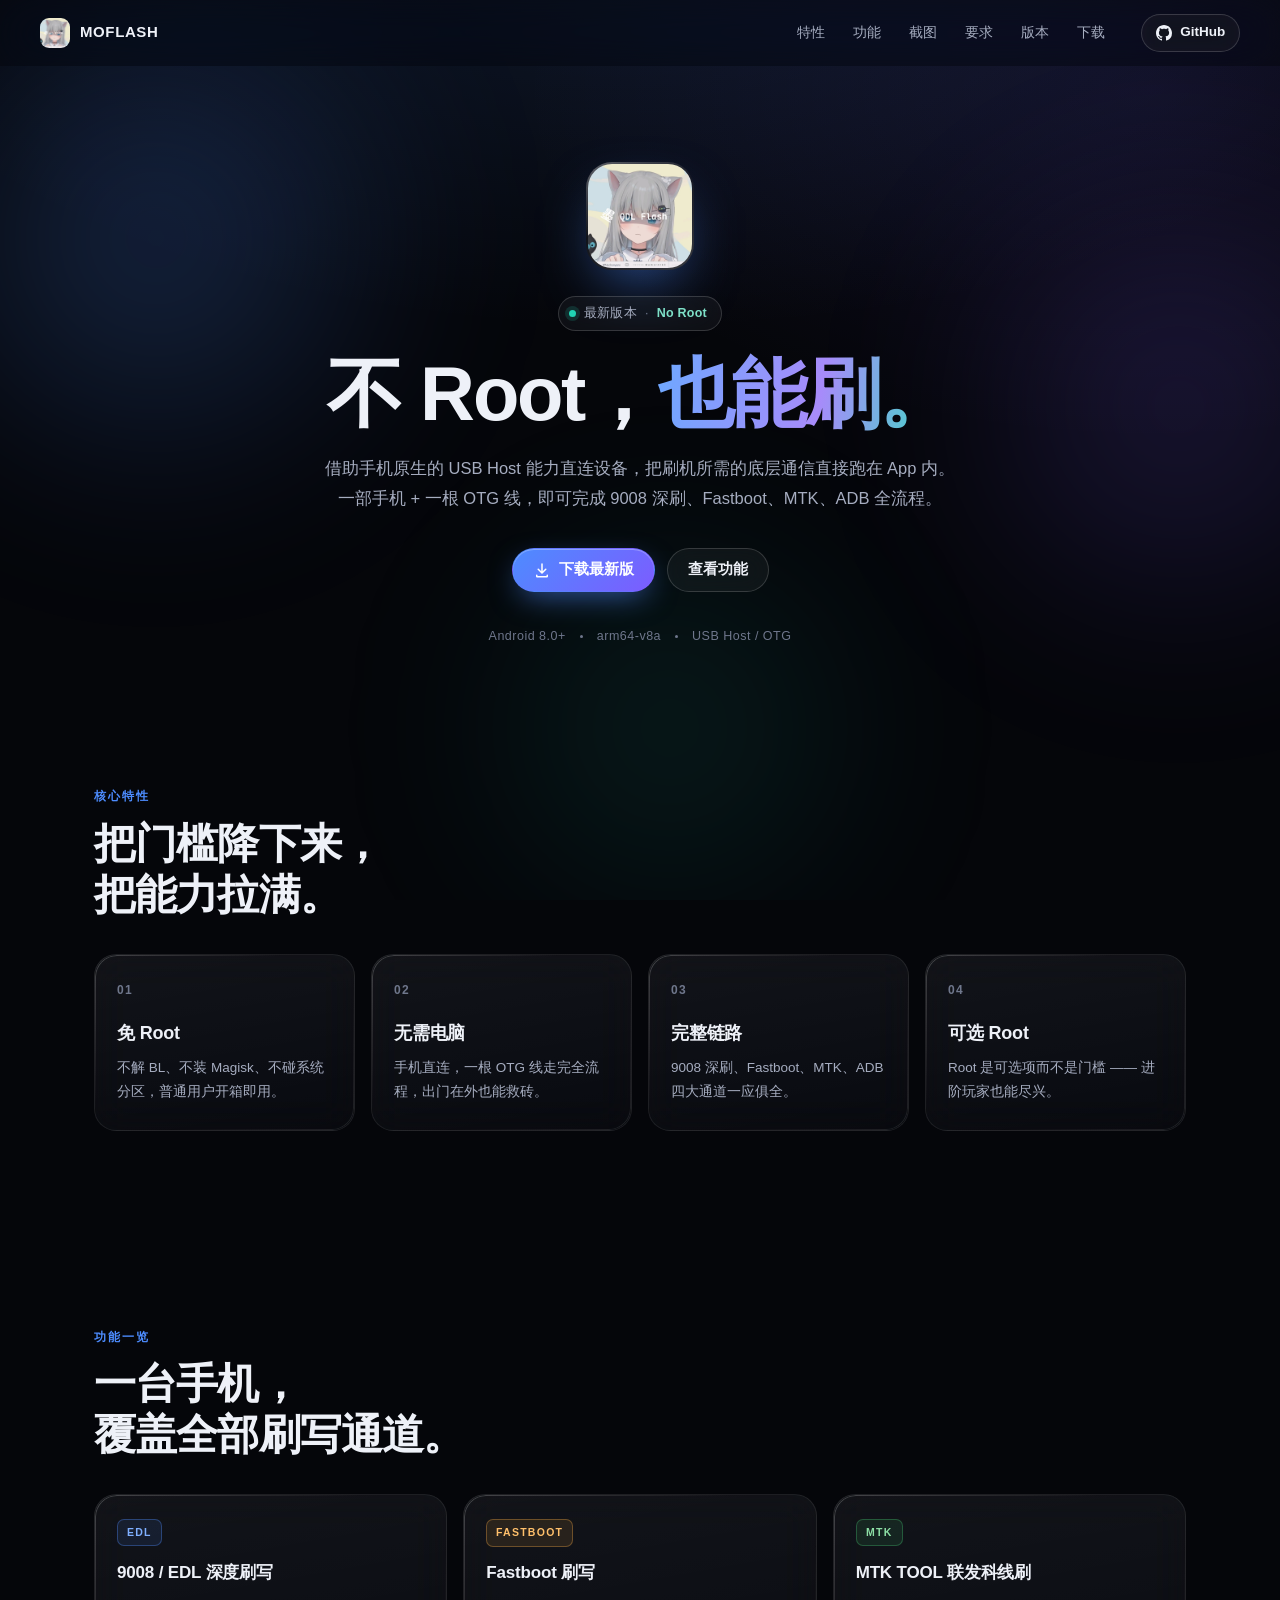
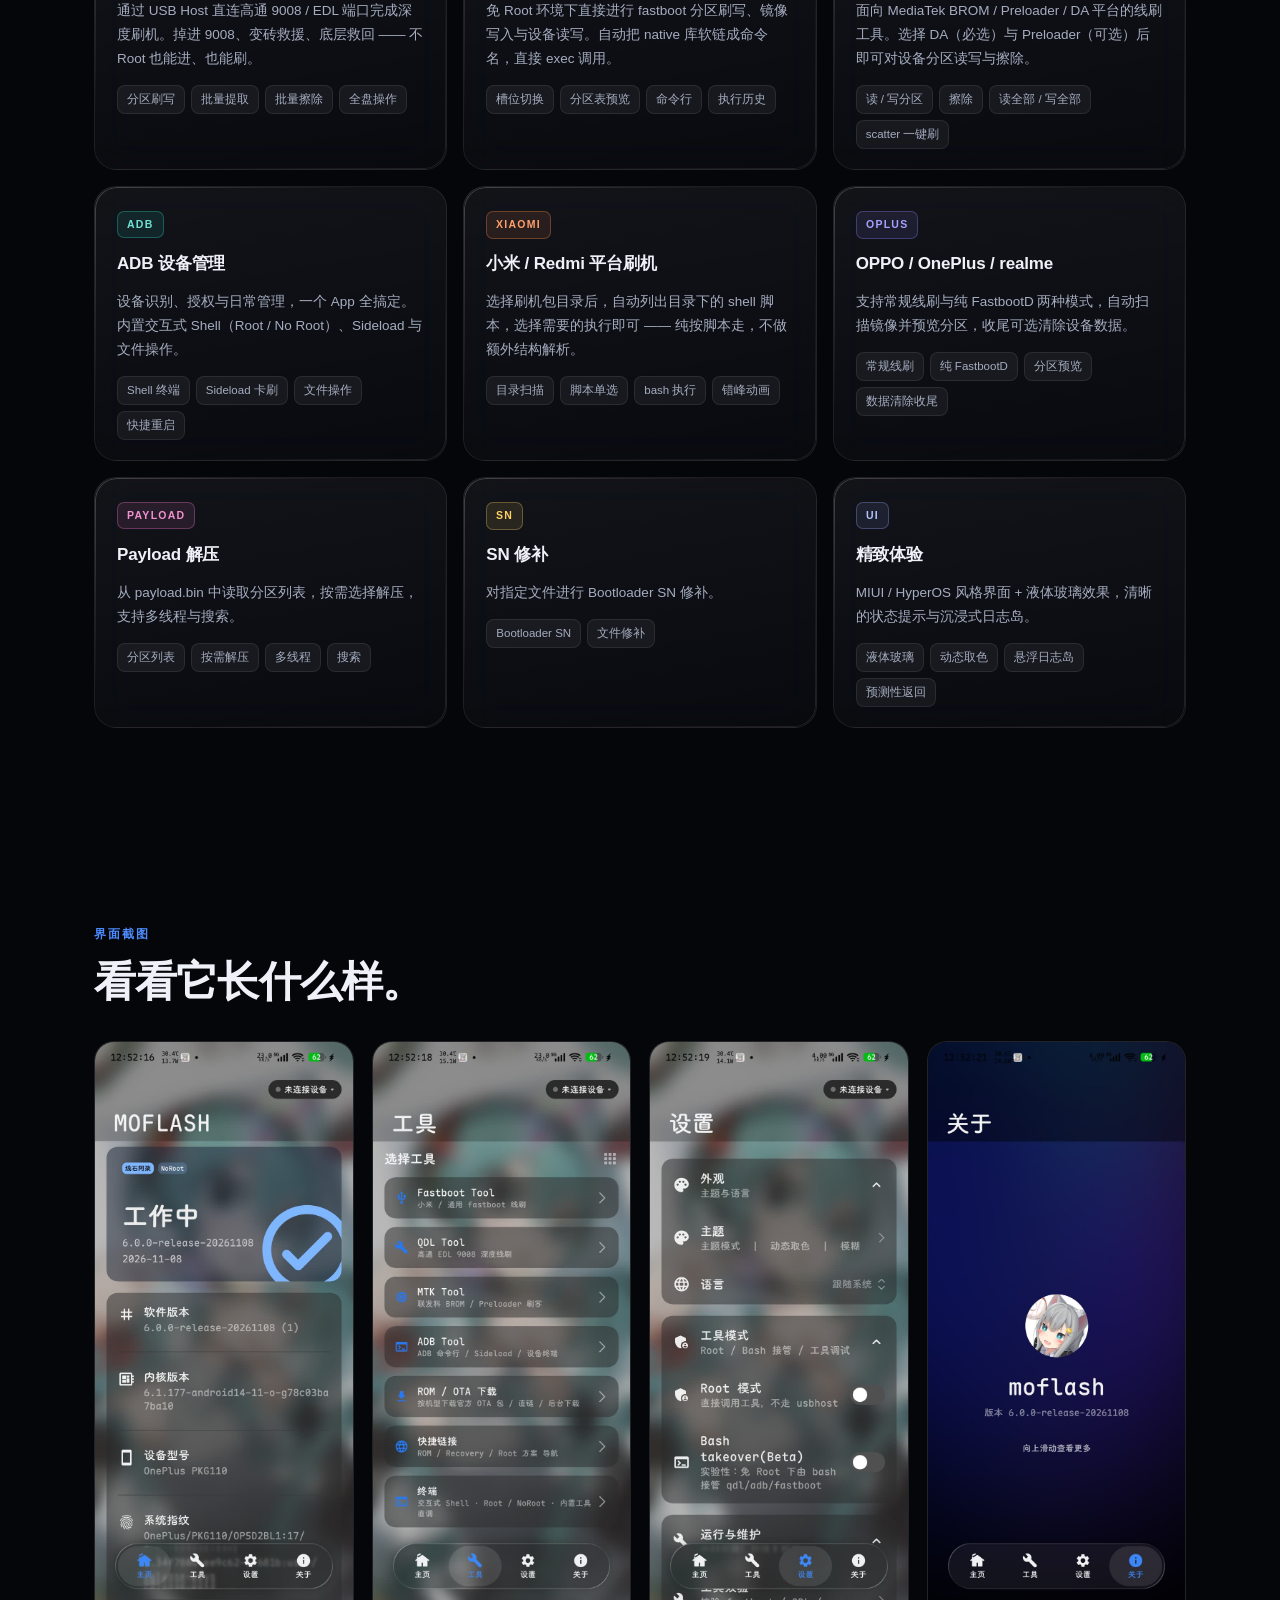
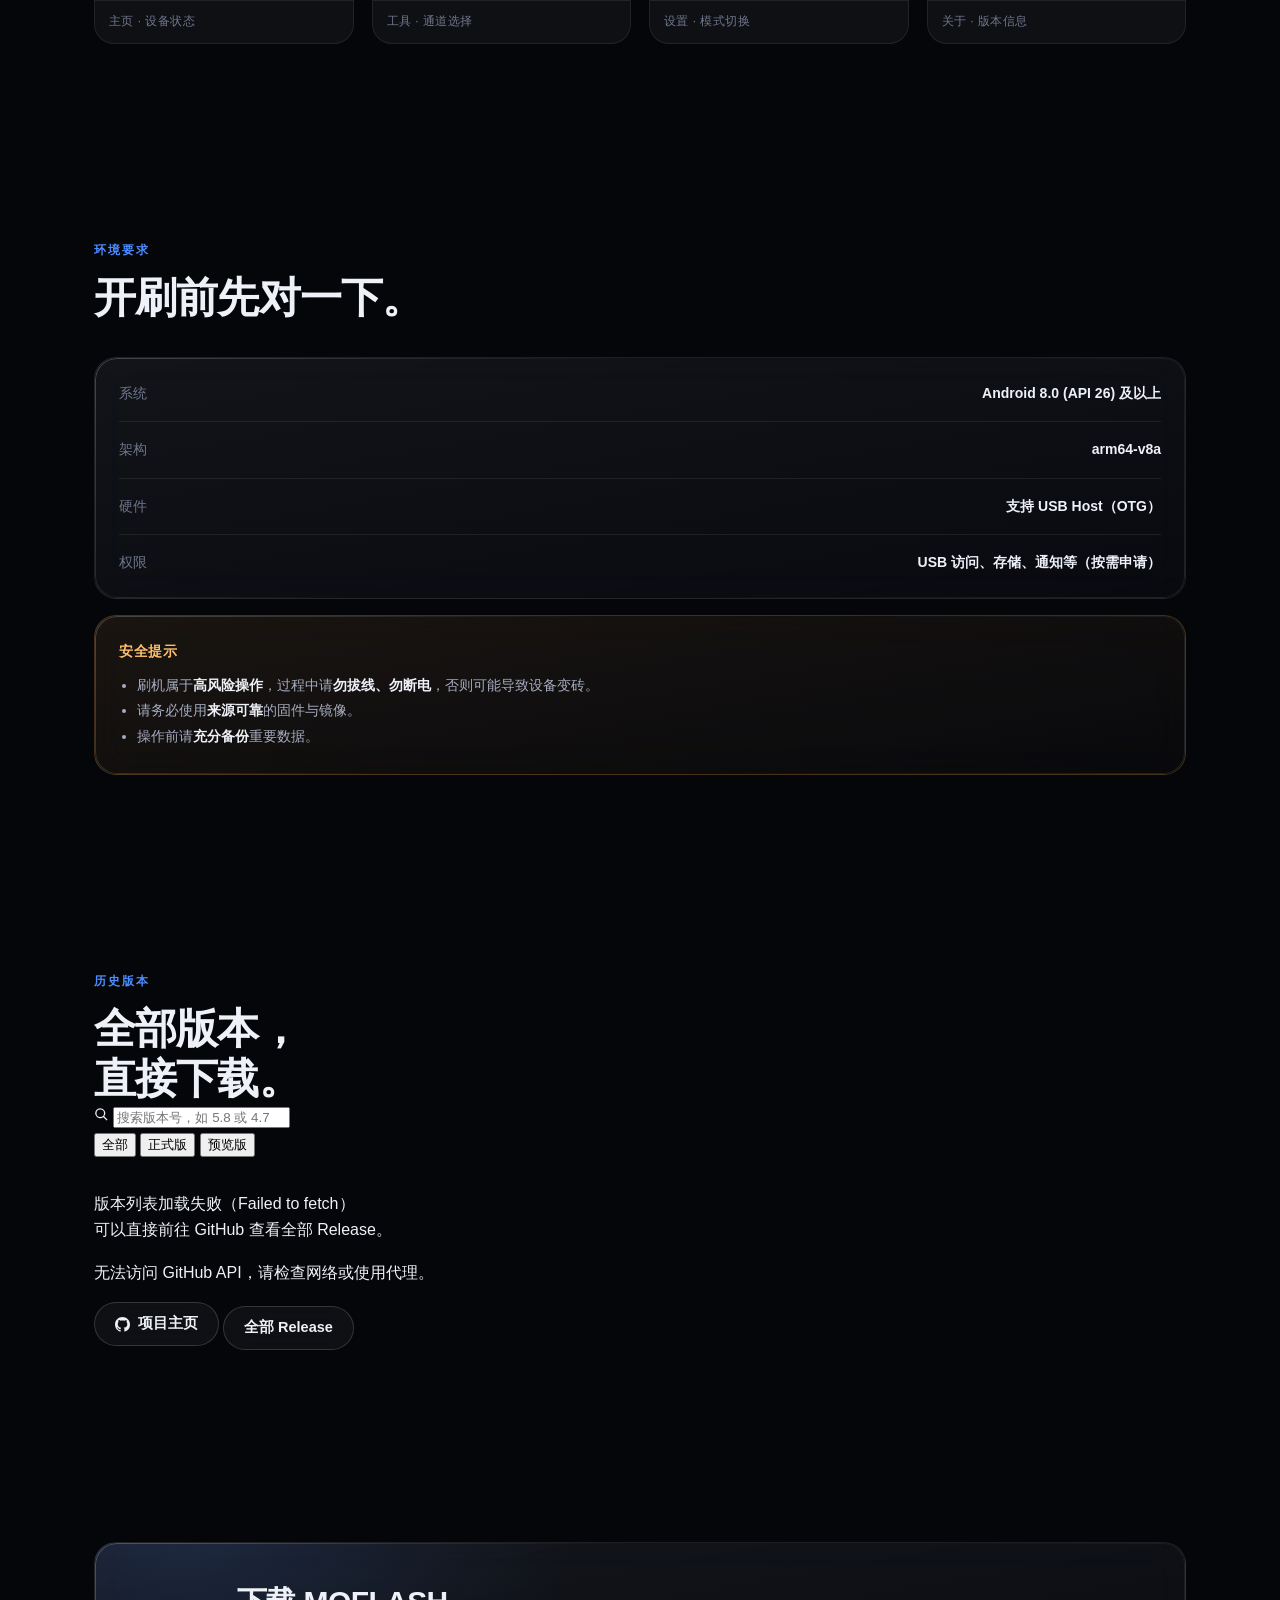
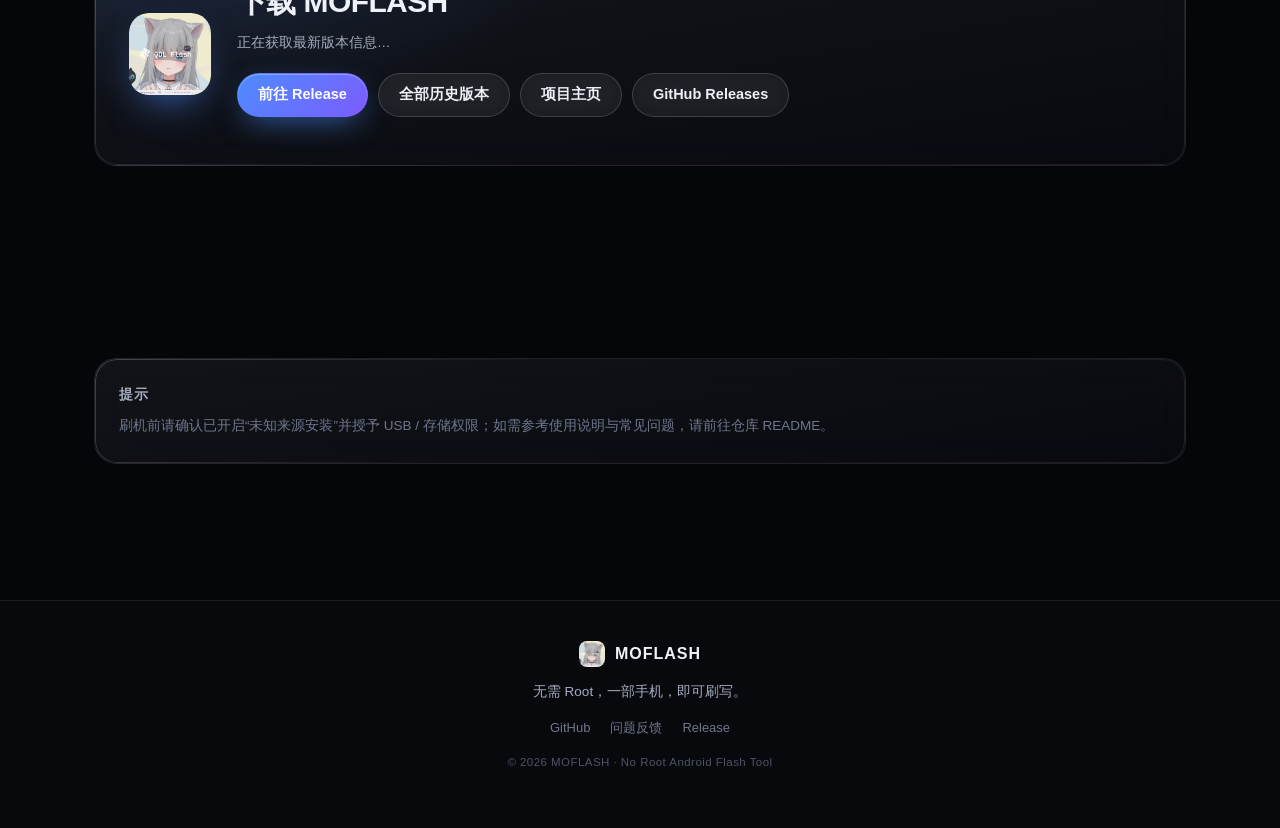
<file: docs/index.html>
<!DOCTYPE html>
<html lang="zh-CN">
<head>
<meta charset="UTF-8" />
<meta name="viewport" content="width=device-width, initial-scale=1, viewport-fit=cover" />
<title>MOFLASH — 不 Root，也能刷</title>
<meta name="description" content="MOFLASH 是一款原生 Android 刷机与设备管理工具：免 Root、无需电脑，一根 OTG 线即可完成 9008 深刷、Fastboot、MTK、ADB 全流程。" />
<meta name="theme-color" content="#05060a" />
<meta property="og:title" content="MOFLASH — 不 Root，也能刷" />
<meta property="og:description" content="免 Root · 无需电脑 · 9008 / Fastboot / MTK / ADB 全链路刷写" />
<meta property="og:image" content="assets/icon.png" />
<link rel="icon" href="assets/icon_rounded.png" />
<link rel="apple-touch-icon" href="assets/icon_rounded.png" />
<link rel="stylesheet" href="style.css" />
</head>
<body>
<div class="aurora" aria-hidden="true">
  <span class="a1"></span><span class="a2"></span><span class="a3"></span>
</div>

<!-- 鼠标光晕 -->
<div class="cursor-glow" id="cursor-glow" aria-hidden="true"></div>

<!-- 彩蛋提示 -->
<div class="egg-toast" id="egg-toast" role="status" aria-live="polite" style="display:none">
  <span class="egg-ico" id="egg-ico">✦</span>
  <span class="egg-text" id="egg-text"></span>
</div>

<!-- Konami 解锁成就 -->
<div class="egg-achievement" id="egg-achievement" aria-hidden="true" style="display:none">
  <div class="ach-inner">
    <div class="ach-badge">🏆</div>
    <div class="ach-body">
      <b>成就解锁</b>
      <span>刷机大师</span>
      <small>你找到了隐藏的 Konami 秘籍</small>
    </div>
  </div>
</div>

<!-- 隐藏的终端彩蛋（内联隐藏，避免样式未加载时裸露） -->
<div class="egg-terminal" id="egg-terminal" aria-hidden="true" style="display:none">
  <div class="term-bar">
    <span class="term-dots"><i></i><i></i><i></i></span>
    <span class="term-title">moflash@otg: ~</span>
    <button class="term-close" id="term-close" aria-label="关闭">✕</button>
  </div>
  <div class="term-body" id="term-body"></div>
</div>

<header class="nav" id="nav">
  <a class="brand" href="#top">
    <img src="assets/icon_rounded.png" alt="MOFLASH" />
    <span>MOFLASH</span>
  </a>
  <nav class="nav-links">
    <a href="#features">特性</a>
    <a href="#tools">功能</a>
    <a href="#shots">截图</a>
    <a href="#req">要求</a>
    <a href="#versions">版本</a>
    <a href="#download">下载</a>
  </nav>
  <a class="btn btn-ghost nav-cta" href="https://github.com/xskokernel/No-Root-Android-Flash-TooL" target="_blank" rel="noopener">
    <svg viewBox="0 0 16 16" width="16" height="16" aria-hidden="true"><path fill="currentColor" d="M8 0C3.58 0 0 3.58 0 8c0 3.54 2.29 6.53 5.47 7.59.4.07.55-.17.55-.38 0-.19-.01-.82-.01-1.49-2.01.37-2.53-.49-2.69-.94-.09-.23-.48-.94-.82-1.13-.28-.15-.68-.52-.01-.53.63-.01 1.08.58 1.23.82.72 1.21 1.87.87 2.33.66.07-.52.28-.87.51-1.07-1.78-.2-3.64-.89-3.64-3.95 0-.87.31-1.59.82-2.15-.08-.2-.36-1.02.08-2.12 0 0 .67-.21 2.2.82.64-.18 1.32-.27 2-.27.68 0 1.36.09 2 .27 1.53-1.04 2.2-.82 2.2-.82.44 1.1.16 1.92.08 2.12.51.56.82 1.27.82 2.15 0 3.07-1.87 3.75-3.65 3.95.29.25.54.73.54 1.48 0 1.07-.01 1.93-.01 2.2 0 .21.15.46.55.38A8.01 8.01 0 0 0 16 8c0-4.42-3.58-8-8-8Z"/></svg>
    <span>GitHub</span>
  </a>
</header>

<main id="top">
  <!-- ================= HERO ================= -->
  <section class="hero">
    <div class="hero-icon">
      <img src="assets/icon.png" alt="MOFLASH 图标" />
    </div>
    <div class="pill">
      <span class="dot"></span>
      <span id="hero-version">最新版本</span>
      <span class="sep">·</span>
      <span class="no-root">No Root</span>
    </div>
    <h1>不 Root，<em>也能刷。</em></h1>
    <p class="lede">
      借助手机原生的 USB Host 能力直连设备，把刷机所需的底层通信直接跑在 App 内。<br class="pc" />
      一部手机 + 一根 OTG 线，即可完成 9008 深刷、Fastboot、MTK、ADB 全流程。
    </p>
    <div class="cta-row">
      <a class="btn btn-primary" id="hero-download" href="https://github.com/xskokernel/No-Root-Android-Flash-TooL/releases/latest">
        <svg viewBox="0 0 24 24" width="18" height="18" aria-hidden="true"><path fill="currentColor" d="M12 3a1 1 0 0 1 1 1v9.59l3.3-3.3a1 1 0 1 1 1.4 1.42l-5 5a1 1 0 0 1-1.4 0l-5-5a1 1 0 1 1 1.4-1.42l3.3 3.3V4a1 1 0 0 1 1-1Zm-7 15a1 1 0 0 1 1 1v1h12v-1a1 1 0 1 1 2 0v1.5A1.5 1.5 0 0 1 18.5 22h-13A1.5 1.5 0 0 1 4 20.5V19a1 1 0 0 1 1-1Z"/></svg>
        <span id="hero-download-text">下载最新版</span>
      </a>
      <a class="btn btn-glass" href="#tools">查看功能</a>
    </div>
    <div class="hero-meta" id="hero-meta">
      <span>Android 8.0+</span><i></i>
      <span>arm64-v8a</span><i></i>
      <span>USB Host / OTG</span>
    </div>
  </section>

  <!-- ================= FEATURES ================= -->
  <section class="section" id="features">
    <div class="sec-head">
      <span class="sec-tag">核心特性</span>
      <h2>把门槛降下来，<br class="mb" />把能力拉满。</h2>
    </div>
    <div class="grid grid-4">
      <article class="card feat">
        <div class="feat-num">01</div>
        <h3>免 Root</h3>
        <p>不解 BL、不装 Magisk、不碰系统分区，普通用户开箱即用。</p>
      </article>
      <article class="card feat">
        <div class="feat-num">02</div>
        <h3>无需电脑</h3>
        <p>手机直连，一根 OTG 线走完全流程，出门在外也能救砖。</p>
      </article>
      <article class="card feat">
        <div class="feat-num">03</div>
        <h3>完整链路</h3>
        <p>9008 深刷、Fastboot、MTK、ADB 四大通道一应俱全。</p>
      </article>
      <article class="card feat">
        <div class="feat-num">04</div>
        <h3>可选 Root</h3>
        <p>Root 是可选项而不是门槛 —— 进阶玩家也能尽兴。</p>
      </article>
    </div>
  </section>

  <!-- ================= TOOLS ================= -->
  <section class="section" id="tools">
    <div class="sec-head">
      <span class="sec-tag">功能一览</span>
      <h2>一台手机，<br class="mb" />覆盖全部刷写通道。</h2>
    </div>
    <div class="grid grid-3">
      <article class="card tool">
        <div class="tool-top"><span class="chip chip-q">EDL</span><h3>9008 / EDL 深度刷写</h3></div>
        <p>通过 USB Host 直连高通 9008 / EDL 端口完成深度刷机。掉进 9008、变砖救援、底层救回 —— 不 Root 也能进、也能刷。</p>
        <ul class="ticks">
          <li>分区刷写</li><li>批量提取</li><li>批量擦除</li><li>全盘操作</li>
        </ul>
      </article>

      <article class="card tool">
        <div class="tool-top"><span class="chip chip-f">FASTBOOT</span><h3>Fastboot 刷写</h3></div>
        <p>免 Root 环境下直接进行 fastboot 分区刷写、镜像写入与设备读写。自动把 native 库软链成命令名，直接 exec 调用。</p>
        <ul class="ticks">
          <li>槽位切换</li><li>分区表预览</li><li>命令行</li><li>执行历史</li>
        </ul>
      </article>

      <article class="card tool">
        <div class="tool-top"><span class="chip chip-m">MTK</span><h3>MTK TOOL 联发科线刷</h3></div>
        <p>面向 MediaTek BROM / Preloader / DA 平台的线刷工具。选择 DA（必选）与 Preloader（可选）后即可对设备分区读写与擦除。</p>
        <ul class="ticks">
          <li>读 / 写分区</li><li>擦除</li><li>读全部 / 写全部</li><li>scatter 一键刷</li>
        </ul>
      </article>

      <article class="card tool">
        <div class="tool-top"><span class="chip chip-a">ADB</span><h3>ADB 设备管理</h3></div>
        <p>设备识别、授权与日常管理，一个 App 全搞定。内置交互式 Shell（Root / No Root）、Sideload 与文件操作。</p>
        <ul class="ticks">
          <li>Shell 终端</li><li>Sideload 卡刷</li><li>文件操作</li><li>快捷重启</li>
        </ul>
      </article>

      <article class="card tool">
        <div class="tool-top"><span class="chip chip-x">XIAOMI</span><h3>小米 / Redmi 平台刷机</h3></div>
        <p>选择刷机包目录后，自动列出目录下的 shell 脚本，选择需要的执行即可 —— 纯按脚本走，不做额外结构解析。</p>
        <ul class="ticks">
          <li>目录扫描</li><li>脚本单选</li><li>bash 执行</li><li>错峰动画</li>
        </ul>
      </article>

      <article class="card tool">
        <div class="tool-top"><span class="chip chip-o">OPLUS</span><h3>OPPO / OnePlus / realme</h3></div>
        <p>支持常规线刷与纯 FastbootD 两种模式，自动扫描镜像并预览分区，收尾可选清除设备数据。</p>
        <ul class="ticks">
          <li>常规线刷</li><li>纯 FastbootD</li><li>分区预览</li><li>数据清除收尾</li>
        </ul>
      </article>

      <article class="card tool">
        <div class="tool-top"><span class="chip chip-p">PAYLOAD</span><h3>Payload 解压</h3></div>
        <p>从 payload.bin 中读取分区列表，按需选择解压，支持多线程与搜索。</p>
        <ul class="ticks">
          <li>分区列表</li><li>按需解压</li><li>多线程</li><li>搜索</li>
        </ul>
      </article>

      <article class="card tool">
        <div class="tool-top"><span class="chip chip-s">SN</span><h3>SN 修补</h3></div>
        <p>对指定文件进行 Bootloader SN 修补。</p>
        <ul class="ticks">
          <li>Bootloader SN</li><li>文件修补</li>
        </ul>
      </article>

      <article class="card tool">
        <div class="tool-top"><span class="chip chip-u">UI</span><h3>精致体验</h3></div>
        <p>MIUI / HyperOS 风格界面 + 液体玻璃效果，清晰的状态提示与沉浸式日志岛。</p>
        <ul class="ticks">
          <li>液体玻璃</li><li>动态取色</li><li>悬浮日志岛</li><li>预测性返回</li>
        </ul>
      </article>
    </div>
  </section>

  <!-- ================= SHOTS ================= -->
  <section class="section" id="shots">
    <div class="sec-head">
      <span class="sec-tag">界面截图</span>
      <h2>看看它长什么样。</h2>
    </div>
    <div class="shots">
      <figure class="shot"><img src="assets/shots/shot1.jpg" alt="MOFLASH 主页" loading="lazy" /><figcaption>主页 · 设备状态</figcaption></figure>
      <figure class="shot"><img src="assets/shots/shot2.jpg" alt="MOFLASH 工具页" loading="lazy" /><figcaption>工具 · 通道选择</figcaption></figure>
      <figure class="shot"><img src="assets/shots/shot3.jpg" alt="MOFLASH 设置页" loading="lazy" /><figcaption>设置 · 模式切换</figcaption></figure>
      <figure class="shot"><img src="assets/shots/shot4.jpg" alt="MOFLASH 关于页" loading="lazy" /><figcaption>关于 · 版本信息</figcaption></figure>
    </div>
  </section>

  <!-- ================= REQ ================= -->
  <section class="section" id="req">
    <div class="sec-head">
      <span class="sec-tag">环境要求</span>
      <h2>开刷前先对一下。</h2>
    </div>
    <div class="spec card">
      <div class="spec-row"><span>系统</span><b>Android 8.0 (API 26) 及以上</b></div>
      <div class="spec-row"><span>架构</span><b>arm64-v8a</b></div>
      <div class="spec-row"><span>硬件</span><b>支持 USB Host（OTG）</b></div>
      <div class="spec-row"><span>权限</span><b>USB 访问、存储、通知等（按需申请）</b></div>
    </div>
    <div class="warn card">
      <h4>安全提示</h4>
      <ul>
        <li>刷机属于<strong>高风险操作</strong>，过程中请<strong>勿拔线、勿断电</strong>，否则可能导致设备变砖。</li>
        <li>请务必使用<strong>来源可靠</strong>的固件与镜像。</li>
        <li>操作前请<strong>充分备份</strong>重要数据。</li>
      </ul>
    </div>
  </section>

  <!-- ================= VERSION HISTORY ================= -->
  <section class="section" id="versions">
    <div class="sec-head">
      <div class="sec-head-row">
        <div>
          <span class="sec-tag">历史版本</span>
          <h2>全部版本，<br class="mb" />直接下载。</h2>
        </div>
        <div class="ver-tools">
          <div class="ver-search">
            <svg viewBox="0 0 24 24" width="15" height="15" aria-hidden="true"><path fill="currentColor" d="M10 2a8 8 0 1 0 4.9 14.3l5.4 5.4 1.4-1.4-5.4-5.4A8 8 0 0 0 10 2Zm0 2a6 6 0 1 1 0 12 6 6 0 0 1 0-12Z"/></svg>
            <input type="search" id="ver-search" placeholder="搜索版本号，如 5.8 或 4.7" autocomplete="off" />
          </div>
          <div class="ver-filter" id="ver-filter">
            <button class="vf-btn active" data-filter="all">全部</button>
            <button class="vf-btn" data-filter="stable">正式版</button>
            <button class="vf-btn" data-filter="pre">预览版</button>
          </div>
        </div>
      </div>
    </div>

    <div class="ver-list" id="ver-list" aria-live="polite">
      <div class="ver-skeleton">
        <div class="sk-row"></div><div class="sk-row"></div><div class="sk-row"></div>
      </div>
    </div>

    <div class="ver-foot">
      <p class="ver-tip" id="ver-tip">正在从 GitHub 拉取全部 Release…</p>
      <div class="ver-links">
        <a class="btn btn-glass" href="https://github.com/xskokernel/No-Root-Android-Flash-TooL" target="_blank" rel="noopener">
          <svg viewBox="0 0 16 16" width="15" height="15" aria-hidden="true"><path fill="currentColor" d="M8 0C3.58 0 0 3.58 0 8c0 3.54 2.29 6.53 5.47 7.59.4.07.55-.17.55-.38 0-.19-.01-.82-.01-1.49-2.01.37-2.53-.49-2.69-.94-.09-.23-.48-.94-.82-1.13-.28-.15-.68-.52-.01-.53.63-.01 1.08.58 1.23.82.72 1.21 1.87.87 2.33.66.07-.52.28-.87.51-1.07-1.78-.2-3.64-.89-3.64-3.95 0-.87.31-1.59.82-2.15-.08-.2-.36-1.02.08-2.12 0 0 .67-.21 2.2.82.64-.18 1.32-.27 2-.27.68 0 1.36.09 2 .27 1.53-1.04 2.2-.82 2.2-.82.44 1.1.16 1.92.08 2.12.51.56.82 1.27.82 2.15 0 3.07-1.87 3.75-3.65 3.95.29.25.54.73.54 1.48 0 1.07-.01 1.93-.01 2.2 0 .21.15.46.55.38A8.01 8.01 0 0 0 16 8c0-4.42-3.58-8-8-8Z"/></svg>
          项目主页
        </a>
        <a class="btn btn-glass" href="https://github.com/xskokernel/No-Root-Android-Flash-TooL/releases" target="_blank" rel="noopener">
          全部 Release
        </a>
      </div>
    </div>
  </section>

  <!-- ================= DOWNLOAD ================= -->
  <section class="section download" id="download">
    <div class="dl-card card">
      <img class="dl-icon" src="assets/icon_rounded.png" alt="MOFLASH" />
      <div class="dl-main">
        <h2>下载 MOFLASH</h2>
        <p id="dl-desc">正在获取最新版本信息…</p>
        <div class="dl-actions">
          <a class="btn btn-primary" id="dl-btn" href="https://github.com/xskokernel/No-Root-Android-Flash-TooL/releases/latest">
            <span id="dl-btn-text">前往 Release</span>
          </a>
          <a class="btn btn-glass" href="#versions">全部历史版本</a>
          <a class="btn btn-glass" href="https://github.com/xskokernel/No-Root-Android-Flash-TooL" target="_blank" rel="noopener">项目主页</a>
          <a class="btn btn-glass" href="https://github.com/xskokernel/No-Root-Android-Flash-TooL/releases" target="_blank" rel="noopener">GitHub Releases</a>
        </div>
        <div class="dl-note" id="dl-note"></div>
      </div>
    </div>
  </section>

  <!-- ================= LOGIN NOTE ================= -->
  <section class="section">
    <div class="card login">
      <h4>提示</h4>
      <p>刷机前请确认已开启“未知来源安装”并授予 USB / 存储权限；如需参考使用说明与常见问题，请前往仓库 README。</p>
    </div>
  </section>
</main>

<footer class="footer">
  <div class="foot-inner">
    <div>
      <img src="assets/icon_rounded.png" alt="" />
      <span>MOFLASH</span>
    </div>
    <p>无需 Root，一部手机，即可刷写。</p>
    <div class="foot-links">
      <a href="https://github.com/xskokernel/No-Root-Android-Flash-TooL" target="_blank" rel="noopener">GitHub</a>
      <a href="https://github.com/xskokernel/No-Root-Android-Flash-TooL/issues" target="_blank" rel="noopener">问题反馈</a>
      <a href="https://github.com/xskokernel/No-Root-Android-Flash-TooL/releases" target="_blank" rel="noopener">Release</a>
    </div>
    <small>© <span id="year"></span> MOFLASH · No Root Android Flash Tool</small>
  </div>
</footer>

<script src="app.js"></script>
</body>
</html>
</file>
<file: docs/style.css>
/* ============================================================
   MOFLASH 官网样式
   深色 · 液态玻璃 · 极光光晕 · 动态取色感
   ============================================================ */

:root {
  --bg: #05060a;
  --bg-soft: #0a0c14;
  --text: #eef1f8;
  --text-dim: #a6adc0;
  --text-mute: #6f778c;
  --line: rgba(255, 255, 255, 0.08);
  --line-strong: rgba(255, 255, 255, 0.16);
  --glass: rgba(255, 255, 255, 0.045);
  --glass-2: rgba(255, 255, 255, 0.07);
  --accent: #4d8cff;
  --accent-2: #7c5cff;
  --accent-3: #21d4b4;
  --radius: 22px;
  --radius-sm: 14px;
  --max: 1140px;
}

* { box-sizing: border-box; }

html {
  scroll-behavior: smooth;
  -webkit-text-size-adjust: 100%;
}

body {
  margin: 0;
  background: var(--bg);
  color: var(--text);
  font-family: -apple-system, BlinkMacSystemFont, "Segoe UI", "PingFang SC",
    "Hiragino Sans GB", "Microsoft YaHei", "Noto Sans SC", Roboto, sans-serif;
  line-height: 1.65;
  overflow-x: hidden;
  -webkit-font-smoothing: antialiased;
}

img { max-width: 100%; display: block; }
a { color: inherit; text-decoration: none; }

::selection { background: rgba(77, 140, 255, 0.35); }

/* ---------- 背景极光 ---------- */
.aurora {
  position: fixed;
  inset: 0;
  z-index: -1;
  overflow: hidden;
  pointer-events: none;
  background:
    radial-gradient(1200px 600px at 50% -10%, rgba(77, 140, 255, 0.14), transparent 70%),
    radial-gradient(900px 500px at 90% 10%, rgba(124, 92, 255, 0.10), transparent 70%),
    var(--bg);
}
.aurora span {
  position: absolute;
  border-radius: 50%;
  filter: blur(90px);
  opacity: 0.5;
  will-change: transform;
}
.aurora .a1 {
  width: 620px; height: 620px; left: -12%; top: -8%;
  background: radial-gradient(circle, rgba(77,140,255,.55), transparent 65%);
  animation: drift1 22s ease-in-out infinite alternate;
}
.aurora .a2 {
  width: 560px; height: 560px; right: -14%; top: 14%;
  background: radial-gradient(circle, rgba(124,92,255,.45), transparent 65%);
  animation: drift2 26s ease-in-out infinite alternate;
}
.aurora .a3 {
  width: 520px; height: 520px; left: 32%; top: 52%;
  background: radial-gradient(circle, rgba(33,212,180,.28), transparent 65%);
  animation: drift3 30s ease-in-out infinite alternate;
}
@keyframes drift1 { to { transform: translate3d(70px, 60px, 0) scale(1.12); } }
@keyframes drift2 { to { transform: translate3d(-80px, 90px, 0) scale(1.08); } }
@keyframes drift3 { to { transform: translate3d(50px, -70px, 0) scale(1.15); } }

/* ---------- 导航 ---------- */
.nav {
  position: fixed;
  top: 0; left: 0; right: 0;
  z-index: 100;
  display: flex;
  align-items: center;
  gap: 18px;
  height: 66px;
  padding: 0 clamp(16px, 4vw, 40px);
  background: rgba(6, 8, 14, 0.55);
  backdrop-filter: blur(22px) saturate(160%);
  -webkit-backdrop-filter: blur(22px) saturate(160%);
  border-bottom: 1px solid transparent;
  transition: border-color .3s, background .3s;
}
.nav.scrolled {
  border-bottom-color: var(--line);
  background: rgba(6, 8, 14, 0.78);
}
.brand {
  display: flex; align-items: center; gap: 10px;
  font-weight: 700; letter-spacing: .04em; font-size: 15px;
}
.brand img { width: 30px; height: 30px; border-radius: 9px; }
.nav-links {
  display: flex; gap: 4px; margin-left: auto;
}
.nav-links a {
  padding: 8px 12px;
  font-size: 14px;
  color: var(--text-dim);
  border-radius: 10px;
  transition: color .2s, background .2s;
}
.nav-links a:hover { color: var(--text); background: var(--glass); }
.nav-cta { margin-left: 6px; }

/* ---------- 按钮 ---------- */
.btn {
  display: inline-flex;
  align-items: center;
  justify-content: center;
  gap: 8px;
  height: 44px;
  padding: 0 20px;
  border-radius: 999px;
  font-size: 14.5px;
  font-weight: 600;
  border: 1px solid transparent;
  cursor: pointer;
  white-space: nowrap;
  transition: transform .18s ease, box-shadow .25s ease, background .25s, border-color .25s, opacity .2s;
  -webkit-tap-highlight-color: transparent;
}
.btn:active { transform: scale(.97); }

.btn-primary {
  color: #fff;
  background: linear-gradient(135deg, var(--accent), var(--accent-2));
  box-shadow: 0 10px 30px -8px rgba(77, 140, 255, .65), inset 0 1px 0 rgba(255,255,255,.28);
}
.btn-primary:hover {
  box-shadow: 0 16px 40px -8px rgba(77, 140, 255, .8), inset 0 1px 0 rgba(255,255,255,.32);
}
.btn-glass, .btn-ghost {
  color: var(--text);
  background: var(--glass);
  border-color: var(--line-strong);
  backdrop-filter: blur(12px);
  -webkit-backdrop-filter: blur(12px);
}
.btn-glass:hover, .btn-ghost:hover { background: var(--glass-2); border-color: rgba(255,255,255,.26); }
.btn-ghost { height: 38px; padding: 0 14px; font-size: 13.5px; }

/* ---------- HERO ---------- */
.hero {
  max-width: 900px;
  margin: 0 auto;
  padding: clamp(120px, 18vh, 190px) 24px 40px;
  text-align: center;
}
.hero-icon {
  width: 108px; height: 108px;
  margin: 0 auto 26px;
  border-radius: 26px;
  padding: 2px;
  background: linear-gradient(150deg, rgba(255,255,255,.35), rgba(255,255,255,.04) 45%, rgba(255,255,255,.2));
  box-shadow: 0 24px 60px -20px rgba(77,140,255,.7);
  animation: floaty 6s ease-in-out infinite;
}
.hero-icon img {
  width: 100%; height: 100%;
  border-radius: 24px;
  object-fit: cover;
}
@keyframes floaty {
  0%, 100% { transform: translateY(0); }
  50% { transform: translateY(-10px); }
}

.pill {
  display: inline-flex;
  align-items: center;
  gap: 8px;
  padding: 6px 14px 6px 10px;
  border-radius: 999px;
  font-size: 12.5px;
  letter-spacing: .02em;
  color: var(--text-dim);
  background: var(--glass);
  border: 1px solid var(--line-strong);
  backdrop-filter: blur(14px);
  -webkit-backdrop-filter: blur(14px);
}
.pill .dot {
  width: 7px; height: 7px; border-radius: 50%;
  background: var(--accent-3);
  box-shadow: 0 0 0 4px rgba(33, 212, 180, .16);
  animation: pulse 2.4s ease-out infinite;
}
@keyframes pulse {
  0% { box-shadow: 0 0 0 0 rgba(33,212,180,.4); }
  70% { box-shadow: 0 0 0 9px rgba(33,212,180,0); }
  100% { box-shadow: 0 0 0 0 rgba(33,212,180,0); }
}
.pill .sep { color: var(--text-mute); }
.pill .no-root { color: #7ee0c8; font-weight: 600; }

.hero h1 {
  margin: 22px 0 18px;
  font-size: clamp(38px, 7.2vw, 76px);
  line-height: 1.08;
  letter-spacing: -0.03em;
  font-weight: 800;
}
.hero h1 em {
  font-style: normal;
  /* 兜底色：万一 background-clip 失效也不会变成透明 */
  color: #8fb8ff;
  background-image: linear-gradient(100deg, #6ea8ff 0%, #a78bfa 55%, #34e2c0 100%);
  -webkit-background-clip: text;
  background-clip: text;
  -webkit-text-fill-color: transparent;
  display: inline-block;
  /* 只用透明度入场：filter/transform 会破坏 background-clip:text 的渲染 */
  animation: emIn .8s ease-out .5s both;
}
@supports not ((-webkit-background-clip: text) or (background-clip: text)) {
  .hero h1 em {
    color: #8fb8ff;
    -webkit-text-fill-color: currentColor;
  }
}
@keyframes emIn {
  from { opacity: 0; }
  to { opacity: 1; }
}
.lede {
  margin: 0 auto;
  max-width: 640px;
  color: var(--text-dim);
  font-size: clamp(14.5px, 1.7vw, 16.5px);
  line-height: 1.85;
}
.cta-row {
  display: flex;
  gap: 12px;
  justify-content: center;
  flex-wrap: wrap;
  margin-top: 34px;
}
.hero-meta {
  display: flex;
  align-items: center;
  justify-content: center;
  gap: 14px;
  flex-wrap: wrap;
  margin-top: 34px;
  font-size: 12.5px;
  color: var(--text-mute);
  letter-spacing: .04em;
}
.hero-meta i {
  width: 3px; height: 3px; border-radius: 50%;
  background: currentColor; display: inline-block;
}

/* ---------- 区块 ---------- */
.section {
  max-width: var(--max);
  margin: 0 auto;
  padding: clamp(56px, 8vw, 96px) 24px;
}
.sec-head { margin-bottom: 34px; }
.sec-tag {
  display: inline-block;
  font-size: 12px;
  letter-spacing: .18em;
  text-transform: uppercase;
  color: var(--accent);
  margin-bottom: 12px;
  font-weight: 700;
}
.sec-head h2 {
  margin: 0;
  font-size: clamp(26px, 4vw, 42px);
  line-height: 1.2;
  letter-spacing: -0.02em;
  font-weight: 800;
}

/* ============================================================
   增强视觉：鼠标光晕 / 彩蛋系统
   ============================================================ */

/* ---------- 跟随鼠标的柔光 ---------- */
.cursor-glow {
  position: fixed;
  top: 0; left: 0;
  width: 460px; height: 460px;
  margin: -230px 0 0 -230px;
  border-radius: 50%;
  pointer-events: none;
  z-index: 0;
  background: radial-gradient(circle, rgba(77,140,255,.12), rgba(124,92,255,.06) 45%, transparent 70%);
  opacity: 0;
  transition: opacity .5s;
  will-change: transform;
}
.cursor-glow.on { opacity: 1; }

/* ---------- 彩蛋 Toast ---------- */
.egg-toast {
  position: fixed;
  left: 50%;
  bottom: 34px;
  z-index: 300;
  transform: translate(-50%, 130%);
  display: flex;
  align-items: center;
  gap: 9px;
  padding: 11px 18px;
  border-radius: 14px;
  font-size: 13px;
  color: var(--text);
  background: rgba(14,17,26,.92);
  border: 1px solid rgba(255,255,255,.16);
  box-shadow: 0 20px 50px -18px rgba(0,0,0,.95);
  backdrop-filter: blur(18px);
  -webkit-backdrop-filter: blur(18px);
  opacity: 0;
  transition: transform .45s cubic-bezier(.22,1.2,.36,1), opacity .35s;
  pointer-events: none;
  max-width: min(92vw, 460px);
}
.egg-toast.show {
  transform: translate(-50%, 0);
  opacity: 1;
}
.egg-ico {
  font-size: 15px;
  filter: drop-shadow(0 0 8px rgba(120,180,255,.8));
}

/* ---------- 成就弹窗 ---------- */
.egg-achievement {
  position: fixed;
  right: 24px;
  bottom: 24px;
  z-index: 320;
  transform: translateY(150%) scale(.9);
  opacity: 0;
  transition: transform .6s cubic-bezier(.22,1.2,.36,1), opacity .4s;
  pointer-events: none;
}
.egg-achievement.show {
  transform: none;
  opacity: 1;
}
.ach-inner {
  display: flex;
  align-items: center;
  gap: 14px;
  padding: 16px 22px 16px 18px;
  border-radius: 18px;
  background:
    radial-gradient(300px 140px at 0% 0%, rgba(255,190,80,.16), transparent 70%),
    linear-gradient(160deg, rgba(30,34,46,.96), rgba(14,17,26,.96));
  border: 1px solid rgba(255,205,120,.35);
  box-shadow: 0 24px 60px -20px rgba(0,0,0,.95), 0 0 0 1px rgba(255,205,120,.10);
  backdrop-filter: blur(20px);
  -webkit-backdrop-filter: blur(20px);
}
.ach-badge {
  font-size: 30px;
  line-height: 1;
  filter: drop-shadow(0 0 14px rgba(255,200,90,.85));
  animation: achBob 2.4s ease-in-out infinite;
}
@keyframes achBob {
  0%, 100% { transform: translateY(0) rotate(-3deg); }
  50% { transform: translateY(-4px) rotate(3deg); }
}
.ach-body {
  display: flex;
  flex-direction: column;
  gap: 2px;
}
.ach-body b {
  font-size: 10.5px;
  letter-spacing: .16em;
  color: #ffce7a;
  font-weight: 800;
}
.ach-body span {
  font-size: 15px;
  font-weight: 700;
}
.ach-body small {
  font-size: 11.5px;
  color: var(--text-mute);
}

/* ---------- 隐藏终端 ---------- */
.egg-terminal {
  position: fixed;
  left: 50%;
  top: 50%;
  z-index: 340;
  width: min(620px, 92vw);
  border-radius: 16px;
  overflow: hidden;
  background: rgba(8,10,15,.96);
  border: 1px solid rgba(255,255,255,.16);
  box-shadow: 0 40px 90px -30px rgba(0,0,0,.98), 0 0 0 1px rgba(120,180,255,.10);
  backdrop-filter: blur(20px);
  -webkit-backdrop-filter: blur(20px);
  transform: translate(-50%, -50%) scale(.94);
  opacity: 0;
  visibility: hidden;
  pointer-events: none;
  transition: transform .35s cubic-bezier(.22,1.2,.36,1), opacity .3s, visibility .3s;
}
.egg-terminal.show {
  transform: translate(-50%, -50%) scale(1);
  opacity: 1;
  visibility: visible;
  pointer-events: auto;
}
.term-bar {
  display: flex;
  align-items: center;
  gap: 12px;
  padding: 10px 14px;
  background: rgba(255,255,255,.04);
  border-bottom: 1px solid var(--line);
}
.term-dots { display: flex; gap: 6px; }
.term-dots i {
  width: 10px; height: 10px; border-radius: 50%;
  background: #2c3444;
}
.term-dots i:nth-child(1) { background: #ff5f57; }
.term-dots i:nth-child(2) { background: #febc2e; }
.term-dots i:nth-child(3) { background: #28c840; }
.term-title {
  flex: 1;
  font-size: 11.5px;
  color: var(--text-mute);
  letter-spacing: .04em;
  font-family: "SF Mono", ui-monospace, Menlo, Consolas, monospace;
}
.term-close {
  background: none;
  border: 0;
  color: var(--text-mute);
  font-size: 13px;
  cursor: pointer;
  padding: 4px 8px;
  border-radius: 8px;
  transition: background .2s, color .2s;
}
.term-close:hover { background: rgba(255,255,255,.08); color: var(--text); }
.term-body {
  padding: 16px 18px 20px;
  min-height: 240px;
  max-height: 52vh;
  overflow-y: auto;
  font-family: "SF Mono", ui-monospace, Menlo, Consolas, "Courier New", monospace;
  font-size: 12.5px;
  line-height: 1.75;
  color: #9fe8c8;
  white-space: pre-wrap;
  word-break: break-word;
}
.term-body .t-dim { color: #5b6478; }
.term-body .t-ok { color: #6ee7a8; }
.term-body .t-warn { color: #ffc06b; }
.term-body .t-blue { color: #7fb0ff; }
.term-body .t-cursor::after {
  content: "|";
  color: #6ee7a8;
  animation: blink 1s step-end infinite;
}
@keyframes blink { 50% { opacity: 0; } }

/* ---------- 顶部进度条 ---------- */
.scroll-progress {
  position: fixed;
  top: 0; left: 0;
  height: 2px;
  width: 0;
  z-index: 200;
  background: linear-gradient(90deg, var(--accent), var(--accent-2), var(--accent-3));
  box-shadow: 0 0 12px rgba(77,140,255,.8);
  transition: width .08s linear;
  pointer-events: none;
}

/* ---------- 增强的卡片 hover 光斑 ---------- */
.card::after {
  content: "";
  position: absolute;
  width: 320px; height: 320px;
  border-radius: 50%;
  pointer-events: none;
  opacity: 0;
  transition: opacity .35s;
  background: radial-gradient(circle, rgba(255,255,255,.10), transparent 65%);
  transform: translate(-50%, -50%);
  left: var(--mx, 50%);
  top: var(--my, 50%);
  z-index: 0;
}
.card:hover::after { opacity: 1; }
.card > * { position: relative; z-index: 1; }

/* ---------- Hero 标题逐字渐入 ---------- */
.hero h1 span.ch {
  display: inline-block;
  opacity: 0;
  transform: translateY(18px) rotateX(-40deg);
  animation: chIn .8s cubic-bezier(.22,1.1,.36,1) forwards;
}
@keyframes chIn {
  to { opacity: 1; transform: none; }
}

/* ---------- 图标点击旋转彩蛋 ---------- */
.hero-icon.cheat {
  animation: cheatSpin 1.2s cubic-bezier(.22,1,.36,1);
}
@keyframes cheatSpin {
  0% { transform: rotate(0) scale(1); }
  45% { transform: rotate(200deg) scale(1.14); }
  100% { transform: rotate(360deg) scale(1); }
}

/* ---------- 全站彩蛋态：像素风 ---------- */
body.egg-pixel {
  --radius: 2px;
}
body.egg-pixel .card,
body.egg-pixel .shot {
  border-radius: 2px !important;
  border-color: rgba(120,255,180,.35) !important;
}

@media (max-width: 760px) {
  .egg-achievement { right: 14px; bottom: 14px; left: 14px; }
  .ach-inner { padding: 14px 16px; }
  .cursor-glow { display: none; }
}

/* ---------- 卡片 ---------- */

.grid { display: grid; gap: 16px; }
.grid-4 { grid-template-columns: repeat(4, 1fr); }
.grid-3 { grid-template-columns: repeat(3, 1fr); }

.card {
  position: relative;
  background: linear-gradient(170deg, rgba(255,255,255,.06), rgba(255,255,255,.02));
  border: 1px solid var(--line);
  border-radius: var(--radius);
  padding: 24px;
  backdrop-filter: blur(18px) saturate(150%);
  -webkit-backdrop-filter: blur(18px) saturate(150%);
  overflow: hidden;
  transition: transform .3s cubic-bezier(.2,.7,.3,1), border-color .3s, background .3s, box-shadow .3s;
}
.card::before {
  content: "";
  position: absolute;
  inset: 0;
  border-radius: inherit;
  padding: 1px;
  background: linear-gradient(140deg, rgba(255,255,255,.22), transparent 40%, transparent 60%, rgba(255,255,255,.10));
  -webkit-mask: linear-gradient(#000 0 0) content-box, linear-gradient(#000 0 0);
  mask: linear-gradient(#000 0 0) content-box, linear-gradient(#000 0 0);
  -webkit-mask-composite: xor;
  mask-composite: exclude;
  pointer-events: none;
}
.card:hover {
  transform: translateY(-4px);
  border-color: var(--line-strong);
  box-shadow: 0 24px 50px -24px rgba(0,0,0,.9), 0 0 0 1px rgba(255,255,255,.04);
}

/* 特性卡 */
.feat { padding: 26px 22px; }
.feat-num {
  font-size: 12px;
  font-weight: 800;
  letter-spacing: .12em;
  color: var(--text-mute);
  margin-bottom: 18px;
}
.feat h3 {
  margin: 0 0 8px;
  font-size: 18px;
  font-weight: 700;
  letter-spacing: -.01em;
}
.feat p {
  margin: 0;
  color: var(--text-dim);
  font-size: 13.5px;
  line-height: 1.75;
}

/* 功能卡 */
.tool { padding: 24px 22px 20px; }
.tool-top {
  display: flex;
  flex-direction: column;
  gap: 12px;
  margin-bottom: 12px;
}
.chip {
  align-self: flex-start;
  font-size: 10.5px;
  font-weight: 800;
  letter-spacing: .12em;
  padding: 4px 9px;
  border-radius: 7px;
  border: 1px solid var(--line-strong);
  color: var(--text-dim);
  background: rgba(255,255,255,.04);
}
.chip-q { color: #7fb0ff; border-color: rgba(77,140,255,.35); background: rgba(77,140,255,.10); }
.chip-f { color: #ffc06b; border-color: rgba(255,176,71,.32); background: rgba(255,176,71,.10); }
.chip-m { color: #8de0a6; border-color: rgba(70,201,120,.32); background: rgba(70,201,120,.10); }
.chip-a { color: #6fe3d8; border-color: rgba(45,212,191,.32); background: rgba(45,212,191,.10); }
.chip-x { color: #ff9f6b; border-color: rgba(255,138,76,.32); background: rgba(255,138,76,.10); }
.chip-o { color: #a7a2ff; border-color: rgba(140,130,255,.32); background: rgba(140,130,255,.10); }
.chip-p { color: #f191cf; border-color: rgba(240,120,200,.32); background: rgba(240,120,200,.10); }
.chip-s { color: #ffd166; border-color: rgba(255,209,102,.30); background: rgba(255,209,102,.10); }
.chip-u { color: #b6c2ff; border-color: rgba(150,170,255,.30); background: rgba(150,170,255,.10); }

.tool h3 {
  margin: 0;
  font-size: 17px;
  font-weight: 700;
  letter-spacing: -.01em;
}
.tool p {
  margin: 0 0 14px;
  color: var(--text-dim);
  font-size: 13.5px;
  line-height: 1.78;
}
.ticks {
  list-style: none;
  margin: 0;
  padding: 0;
  display: flex;
  flex-wrap: wrap;
  gap: 6px;
}
.ticks li {
  font-size: 11.5px;
  color: var(--text-dim);
  padding: 4px 9px;
  border-radius: 8px;
  background: rgba(255,255,255,.05);
  border: 1px solid var(--line);
}

/* ---------- 截图 ---------- */
.shots {
  display: grid;
  grid-template-columns: repeat(4, 1fr);
  gap: 18px;
}
.shot {
  margin: 0;
  border-radius: 20px;
  overflow: hidden;
  border: 1px solid var(--line);
  background: var(--glass);
  transition: transform .35s cubic-bezier(.2,.7,.3,1), border-color .3s, box-shadow .3s;
}
.shot:hover {
  transform: translateY(-6px) scale(1.012);
  border-color: var(--line-strong);
  box-shadow: 0 30px 60px -30px rgba(0,0,0,.95);
}
.shot img {
  width: 100%;
  aspect-ratio: 9 / 19.5;
  object-fit: cover;
  object-position: center top;
}
.shot figcaption {
  padding: 11px 14px;
  font-size: 12px;
  color: var(--text-mute);
  letter-spacing: .04em;
  border-top: 1px solid var(--line);
}

/* ---------- 环境要求 ---------- */
.spec { padding: 8px 24px; }
.spec-row {
  display: flex;
  align-items: center;
  justify-content: space-between;
  gap: 20px;
  padding: 16px 0;
  border-bottom: 1px solid var(--line);
  font-size: 14px;
}
.spec-row:last-child { border-bottom: 0; }
.spec-row span { color: var(--text-mute); }
.spec-row b { font-weight: 600; text-align: right; }

.warn {
  margin-top: 16px;
  border-color: rgba(255, 176, 71, .22);
  background: linear-gradient(170deg, rgba(255,176,71,.09), rgba(255,176,71,.02));
}
.warn h4 {
  margin: 0 0 10px;
  font-size: 14px;
  color: #ffc06b;
  letter-spacing: .04em;
}
.warn ul {
  margin: 0;
  padding-left: 18px;
  color: var(--text-dim);
  font-size: 13.5px;
  line-height: 1.9;
}
.warn strong { color: var(--text); }

/* ---------- 下载 ---------- */
.dl-card {
  display: flex;
  align-items: center;
  gap: 26px;
  padding: 34px;
  background:
    radial-gradient(560px 240px at 8% 0%, rgba(77,140,255,.16), transparent 70%),
    linear-gradient(170deg, rgba(255,255,255,.065), rgba(255,255,255,.02));
}
.dl-icon {
  width: 82px; height: 82px;
  border-radius: 20px;
  flex: 0 0 auto;
  box-shadow: 0 18px 40px -16px rgba(77,140,255,.8);
}
.dl-main { min-width: 0; }
.dl-main h2 {
  margin: 0 0 6px;
  font-size: clamp(22px, 3vw, 30px);
  letter-spacing: -.02em;
}
.dl-main p {
  margin: 0 0 18px;
  color: var(--text-dim);
  font-size: 13.5px;
  word-break: break-all;
}
.dl-actions { display: flex; gap: 10px; flex-wrap: wrap; }
.dl-note {
  margin-top: 14px;
  font-size: 12px;
  color: var(--text-mute);
  line-height: 1.7;
}

.login h4 {
  margin: 0 0 8px;
  font-size: 14px;
  color: var(--text-dim);
  letter-spacing: .04em;
}
.login p {
  margin: 0;
  color: var(--text-mute);
  font-size: 13.5px;
  line-height: 1.85;
}

/* ---------- 页脚 ---------- */
.footer {
  border-top: 1px solid var(--line);
  margin-top: 40px;
  background: rgba(255,255,255,.015);
}
.foot-inner {
  max-width: var(--max);
  margin: 0 auto;
  padding: 40px 24px 56px;
  display: flex;
  flex-direction: column;
  align-items: center;
  gap: 14px;
  text-align: center;
}
.foot-inner > div:first-child {
  display: flex; align-items: center; gap: 10px;
  font-weight: 700; letter-spacing: .06em;
}
.foot-inner img { width: 26px; height: 26px; border-radius: 8px; }
.foot-inner p {
  margin: 0;
  color: var(--text-dim);
  font-size: 13.5px;
}
.foot-links { display: flex; gap: 20px; }
.foot-links a {
  font-size: 13px;
  color: var(--text-mute);
  transition: color .2s;
}
.foot-links a:hover { color: var(--text); }
.foot-inner small { color: #4d5468; font-size: 11.5px; letter-spacing: .04em; }

/* ---------- 滚动入场 ---------- */
.reveal {
  opacity: 0;
  transform: translateY(18px);
  transition: opacity .7s cubic-bezier(.2,.7,.3,1), transform .7s cubic-bezier(.2,.7,.3,1);
}
.reveal.in { opacity: 1; transform: none; }

/* ---------- 响应式 ---------- */
@media (max-width: 1024px) {
  .grid-4 { grid-template-columns: repeat(2, 1fr); }
  .grid-3 { grid-template-columns: repeat(2, 1fr); }
  .shots { grid-template-columns: repeat(2, 1fr); }
}
@media (max-width: 760px) {
  .nav-links { display: none; }
  .nav-cta { margin-left: auto; }
  .hero { padding-top: 110px; }
  .br-pc, .pc { display: none; }
  .grid-4, .grid-3 { grid-template-columns: 1fr; }
  .dl-card { flex-direction: column; align-items: flex-start; padding: 26px; gap: 18px; }
  .dl-icon { width: 68px; height: 68px; border-radius: 17px; }
  .dl-actions .btn { flex: 1 1 auto; }
  .spec { padding: 4px 18px; }
  .spec-row { flex-direction: column; align-items: flex-start; gap: 6px; }
  .spec-row b { text-align: left; }
  .hero-meta { gap: 10px; font-size: 11.5px; }
}
@media (max-width: 420px) {
  .shots { grid-template-columns: 1fr; }
  .cta-row .btn { flex: 1 1 100%; }
}

@media (prefers-reduced-motion: reduce) {
  * { animation: none !important; transition: none !important; }
  html { scroll-behavior: auto; }
}
</file>
